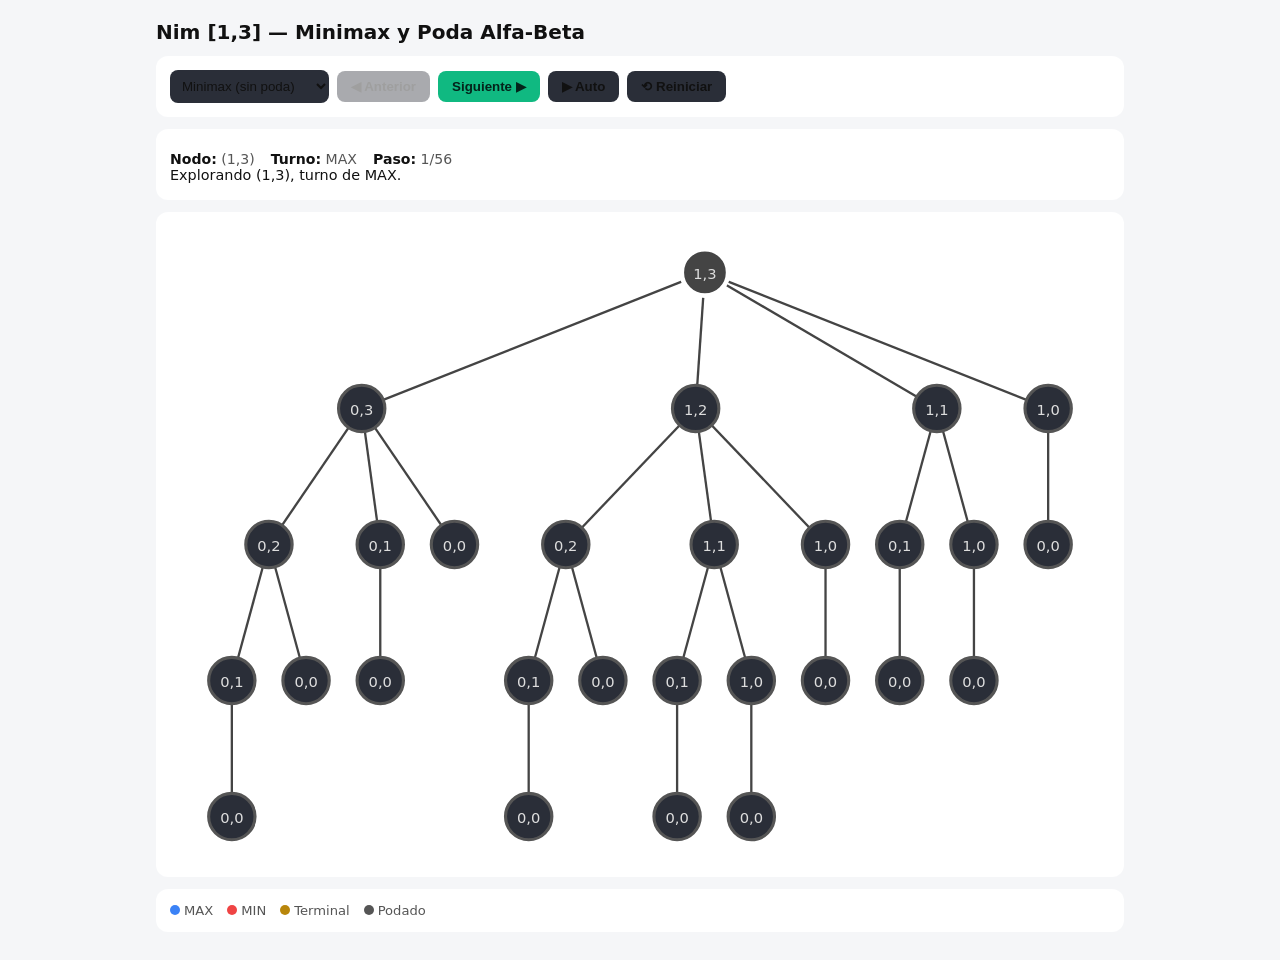
<file: SimuladorNim Thom/Simulador Nim — Minimax y Poda Alfa-Beta.html>
<!DOCTYPE html>
<html lang="es">
<head>
<meta charset="UTF-8">
<meta name="viewport" content="width=device-width, initial-scale=1, viewport-fit=cover">
<title>Simulador Nim — Minimax y Poda Alfa-Beta</title>
<style>
:root{--bg:#0f1115;--panel:#181b22;--text:#e8e8ea;--muted:#9aa0ac;--max:#3b82f6;--min:#ef4444;--term:#b8860b;--pruned:#555;--accent:#10b981;}
@media (prefers-color-scheme: light){:root:not([data-theme="dark"]){--bg:#f5f6f8;--panel:#fff;--text:#111;--muted:#555;}}
*{box-sizing:border-box}
html,body{margin:0;background:var(--bg);color:var(--text);font-family:system-ui,sans-serif;}
body{padding-top:env(safe-area-inset-top,0);padding-bottom:env(safe-area-inset-bottom,0);}
.wrap{max-width:1000px;margin:0 auto;padding:16px;}
h1{font-size:1.25rem;margin:.2em 0 .6em;}
.panel{background:var(--panel);border-radius:12px;padding:14px;margin-bottom:12px;}
.controls{display:flex;gap:8px;flex-wrap:wrap;align-items:center;}
button{background:var(--accent);color:#04231a;border:none;border-radius:8px;padding:8px 14px;font-weight:600;cursor:pointer;}
button:disabled{opacity:.4}
button.secondary{background:#2a2e38;color:var(--text);}
select{background:#2a2e38;color:var(--text);border:none;border-radius:8px;padding:8px;}
.info{display:flex;gap:16px;flex-wrap:wrap;font-size:.88rem;color:var(--muted);margin-top:8px;}
.info b{color:var(--text)}
#svgwrap{overflow-x:auto;background:var(--panel);border-radius:12px;}
svg{display:block;min-width:820px;}
.legend{display:flex;gap:14px;flex-wrap:wrap;font-size:.82rem;color:var(--muted)}
.dot{display:inline-block;width:10px;height:10px;border-radius:50%;margin-right:4px;}
#msg{font-size:.9rem;min-height:1.3em;}
</style>
</head>
<body>
<div class="wrap">
<h1>Nim [1,3] — Minimax y Poda Alfa‑Beta</h1>
<div class="panel controls">
  <select id="mode">
    <option value="minimax">Minimax (sin poda)</option>
    <option value="alphabeta">Alfa‑Beta (con poda)</option>
  </select>
  <button id="prevBtn" class="secondary">◀ Anterior</button>
  <button id="nextBtn">Siguiente ▶</button>
  <button id="autoBtn" class="secondary">▶ Auto</button>
  <button id="resetBtn" class="secondary">⟲ Reiniciar</button>
</div>
<div class="panel">
  <div class="info">
    <span><b>Nodo:</b> <span id="curState">-</span></span>
    <span><b>Turno:</b> <span id="curPlayer">-</span></span>
    <span id="abInfo"><b>α:</b> <span id="curA">-</span>&nbsp; <b>β:</b> <span id="curB">-</span></span>
    <span><b>Paso:</b> <span id="stepNum">0</span>/<span id="stepTotal">0</span></span>
  </div>
  <div id="msg"></div>
</div>
<div id="svgwrap" class="panel"></div>
<div class="panel">
  <div class="legend">
    <span><span class="dot" style="background:var(--max)"></span>MAX</span>
    <span><span class="dot" style="background:var(--min)"></span>MIN</span>
    <span><span class="dot" style="background:var(--term)"></span>Terminal</span>
    <span><span class="dot" style="background:var(--pruned)"></span>Podado</span>
  </div>
</div>
<div class="panel" id="resultPanel" style="display:none;">
  <b>Decisión óptima de MAX:</b> <span id="decisionText"></span>
</div>
</div>
<script>
let nodeId=0;
function buildTree(state,player,moveDesc,depth){
  const node={id:nodeId++,state:[...state],player,moveDesc,depth,children:[],terminal:state[0]===0&&state[1]===0};
  if(node.terminal){ node.value = player==='MAX' ? -1 : 1; return node; }
  const moves=[];
  for(let k=1;k<=state[0];k++) moves.push({row:1,amount:k,newState:[state[0]-k,state[1]]});
  for(let k=1;k<=state[1];k++) moves.push({row:2,amount:k,newState:[state[0],state[1]-k]});
  const nextPlayer = player==='MAX'?'MIN':'MAX';
  moves.forEach(m=>{ node.children.push(buildTree(m.newState,nextPlayer,`Fila ${m.row}, retira ${m.amount}`,depth+1)); });
  return node;
}
const tree = buildTree([1,3],'MAX','Inicio',0);
function minimax(n){
  if(n.terminal) return n.value;
  const vals=n.children.map(minimax);
  n.value = n.player==='MAX'?Math.max(...vals):Math.min(...vals);
  n.mmChosen = n.children[vals.indexOf(n.value)];
  return n.value;
}
minimax(tree);
let xCounter=0;
function layout(n){
  if(n.children.length===0){ n.x=xCounter++; } else { n.children.forEach(layout); n.x=(n.children[0].x+n.children[n.children.length-1].x)/2; }
  n.y=n.depth;
}
layout(tree);
const XSPACE=48,YSPACE=88,R=15;
const px=n=>40+n.x*XSPACE, py=n=>30+n.y*YSPACE;
function allNodes(n,a=[]){a.push(n); n.children.forEach(c=>allNodes(c,a)); return a;}

function buildEvents(mode){
  const events=[];
  function clearPruned(n){n.pruned=false;n.children.forEach(clearPruned);}
  clearPruned(tree);
  function markPruned(n){ n.pruned=true; events.push({type:'prunedNode',id:n.id}); n.children.forEach(markPruned); }
  function ab(n,alpha,beta){
    events.push({type:'enter',id:n.id,alpha,beta});
    if(n.terminal){ events.push({type:'leaf',id:n.id,value:n.value}); return n.value; }
    let value=n.player==='MAX'?-Infinity:Infinity;
    for(let i=0;i<n.children.length;i++){
      const c=n.children[i];
      if(mode==='alphabeta' && alpha>=beta){ events.push({type:'prune',id:c.id,parent:n.id}); markPruned(c); continue; }
      const v=ab(c,alpha,beta);
      value=n.player==='MAX'?Math.max(value,v):Math.min(value,v);
      if(mode==='alphabeta'){ if(n.player==='MAX') alpha=Math.max(alpha,value); else beta=Math.min(beta,value); }
    }
    events.push({type:'internal',id:n.id,value,alpha,beta});
    return value;
  }
  ab(tree,-Infinity,Infinity);
  return events;
}
let events=[],step=0,mode='minimax';
function findNode(id,n=tree){ if(n.id===id) return n; for(const c of n.children){const f=findNode(id,c); if(f) return f;} return null; }
function svgTree(){
  const nodes=allNodes(tree);
  const maxX=Math.max(...nodes.map(px)), maxY=Math.max(...nodes.map(py));
  let s=`<svg viewBox="0 0 ${maxX+40} ${maxY+30}">`;
  function edges(n){ n.children.forEach(c=>{ s+=`<line x1="${px(n)}" y1="${py(n)}" x2="${px(c)}" y2="${py(c)}" stroke="#444" stroke-width="1.5" data-edge="${c.id}"/>`; edges(c); }); }
  edges(tree);
  function nds(n){
    s+=`<g data-node="${n.id}"><circle cx="${px(n)}" cy="${py(n)}" r="${R}" fill="#2a2e38" stroke="#555" stroke-width="2"/>`+
       `<text x="${px(n)}" y="${py(n)+4}" font-size="9.5" text-anchor="middle" fill="#ddd">${n.state[0]},${n.state[1]}</text>`+
       `<text id="val-${n.id}" x="${px(n)}" y="${py(n)+R+11}" font-size="9" text-anchor="middle" fill="#3ddc84"></text></g>`;
    n.children.forEach(nds);
  }
  nds(tree);
  return s+'</svg>';
}
function resetSim(){ events=buildEvents(mode); step=0; render(); }
function render(){
  document.getElementById('svgwrap').innerHTML=svgTree();
  const svg=document.getElementById('svgwrap').querySelector('svg');
  let curState='-',curPlayer='-',curA='-',curB='-',msg='';
  if(step<events.length){
    const e=events[step], n=findNode(e.id);
    curState=`(${n.state[0]},${n.state[1]})`; curPlayer=n.player+(n.terminal?' · terminal':'');
    if(e.type==='enter'){ curA=e.alpha===-Infinity?'-∞':e.alpha; curB=e.beta===Infinity?'∞':e.beta; msg=`Explorando ${curState}, turno de ${n.player}.`; }
    if(e.type==='leaf'){ msg=`Terminal ${curState}: utilidad = ${e.value>0?'+1 (gana MAX)':'-1 (gana MIN)'}.`; }
    if(e.type==='internal'){ msg=`Valor propagado en ${curState} (${n.player}): ${e.value>0?'+1':'-1'}.`; }
    if(e.type==='prune'){ msg=`✂ Poda: la rama hacia (${n.state[0]},${n.state[1]}) no se explora (α ≥ β).`; }
  }
  document.getElementById('curState').textContent=curState;
  document.getElementById('curPlayer').textContent=curPlayer;
  document.getElementById('curA').textContent=curA;
  document.getElementById('curB').textContent=curB;
  document.getElementById('abInfo').style.display=mode==='alphabeta'?'inline':'none';
  document.getElementById('stepNum').textContent=Math.min(step+1,events.length);
  document.getElementById('stepTotal').textContent=events.length;
  document.getElementById('msg').textContent=msg;
  allNodes(tree).forEach(n=>{
    const g=svg.querySelector(`[data-node="${n.id}"] circle`);
    const vt=svg.querySelector(`#val-${n.id}`);
    if(!g) return;
    const upto=events.slice(0,step+1);
    const evEntry=upto.filter(e=>(e.type==='leaf'||e.type==='internal')&&e.id===n.id).pop();
    const pruned=upto.some(e=>e.type==='prunedNode'&&e.id===n.id);
    const isCurrent=events[step]&&events[step].id===n.id;
    if(pruned){ g.setAttribute('fill','#333'); g.setAttribute('stroke','var(--pruned)'); g.setAttribute('stroke-dasharray','3,2'); }
    else if(isCurrent){ g.setAttribute('fill','#444'); g.setAttribute('stroke','#fff'); g.setAttribute('stroke-width','3'); }
    else if(evEntry){ g.setAttribute('fill', n.terminal?'#7a5a12':(n.player==='MAX'?'#1e3a63':'#5e2323')); g.setAttribute('stroke','#888'); }
    if(evEntry && vt) vt.textContent = evEntry.value>0?'+1':(evEntry.value<0?'-1':'');
  });
  const done=step>=events.length-1;
  document.getElementById('resultPanel').style.display=done?'block':'none';
  if(done){ document.getElementById('decisionText').textContent=`Valor Minimax = ${tree.value>0?'+1':'-1'}. Mejor jugada: ${tree.mmChosen.moveDesc} → estado (${tree.mmChosen.state[0]},${tree.mmChosen.state[1]}).`; }
  document.getElementById('prevBtn').disabled=step===0;
  document.getElementById('nextBtn').disabled=step>=events.length-1;
}
document.getElementById('nextBtn').onclick=()=>{ if(step<events.length-1){step++;render();} };
document.getElementById('prevBtn').onclick=()=>{ if(step>0){step--;render();} };
document.getElementById('resetBtn').onclick=resetSim;
document.getElementById('mode').onchange=e=>{ mode=e.target.value; resetSim(); };
let timer=null;
document.getElementById('autoBtn').onclick=e=>{
  if(timer){ clearInterval(timer); timer=null; e.target.textContent='▶ Auto'; return; }
  e.target.textContent='⏸ Pausa';
  timer=setInterval(()=>{ if(step<events.length-1){step++;render();} else {clearInterval(timer);timer=null;e.target.textContent='▶ Auto';} },650);
};
resetSim();
</script>
</body>
</html>
</file>
